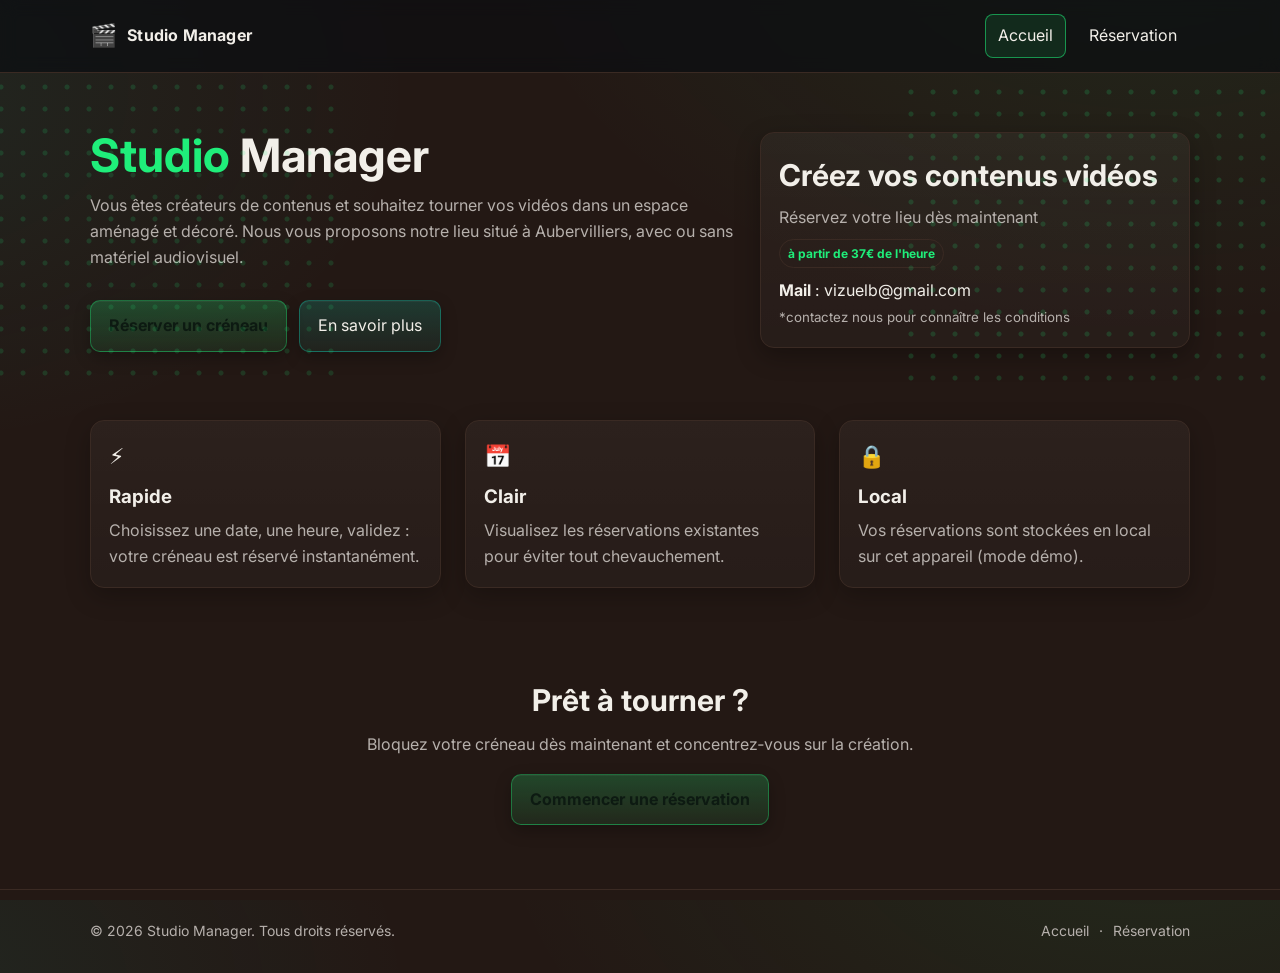
<file: index.html>
<!doctype html>
<html lang="fr">
<head>
  <meta charset="utf-8">
  <meta name="viewport" content="width=device-width, initial-scale=1">
  <title>Studio Manager — Accueil</title>
  <meta name="description" content="Réservez facilement des créneaux pour votre studio vidéo.">
  <link rel="preconnect" href="https://fonts.googleapis.com">
  <link rel="preconnect" href="https://fonts.gstatic.com" crossorigin>
  <link href="https://fonts.googleapis.com/css2?family=Inter:wght@400;600;700&display=swap" rel="stylesheet">
  <link rel="stylesheet" href="styles.css">
</head>
<body>
  <header class="site-header">
    <div class="container nav">
      <div class="brand">
        <span class="logo" aria-hidden="true">🎬</span>
        <span class="brand-name">Studio Manager</span>
      </div>
      <nav class="menu" aria-label="Navigation principale">
        <a class="menu-link active" href="index.html">Accueil</a>
        <a class="menu-link" href="reservation.html">Réservation</a>
      </nav>
    </div>
  </header>

  <main>
    <section class="hero">
      <div class="container hero-content">
        <div>
          <h1><span style="color:var(--primary)">Studio</span> Manager</h1>
          <p class="subtitle">Vous êtes créateurs de contenus et souhaitez tourner vos vidéos dans un espace aménagé et décoré. Nous vous proposons notre lieu situé à Aubervilliers, avec ou sans matériel audiovisuel.</p>
          <div class="hero-actions">
            <a class="btn btn-primary" href="reservation.html">Réserver un créneau</a>
            <a class="btn btn-secondary" href="#features">En savoir plus</a>
          </div>
        </div>
        <aside class="info-card">
          <h2>Créez vos contenus vidéos</h2>
          <p class="subtitle" style="margin:0 0 8px">Réservez votre lieu dès maintenant</p>
          <div class="badge price">à partir de 37€ de l'heure</div>
          <div class="contact">
            <div><strong>Mail</strong> : <a href="mailto:vizuelb@gmail.com" class="menu-link" style="padding:0">vizuelb@gmail.com</a></div>
          </div>
          <small>*contactez nous pour connaître les conditions</small>
        </aside>
      </div>
    </section>

    <section id="features" class="features">
      <div class="container grid-3">
        <article class="card">
          <div class="card-icon" aria-hidden="true">⚡</div>
          <h3>Rapide</h3>
          <p>Choisissez une date, une heure, validez : votre créneau est réservé instantanément.</p>
        </article>
        <article class="card">
          <div class="card-icon" aria-hidden="true">📅</div>
          <h3>Clair</h3>
          <p>Visualisez les réservations existantes pour éviter tout chevauchement.</p>
        </article>
        <article class="card">
          <div class="card-icon" aria-hidden="true">🔒</div>
          <h3>Local</h3>
          <p>Vos réservations sont stockées en local sur cet appareil (mode démo).</p>
        </article>
      </div>
    </section>

    <section class="cta">
      <div class="container cta-content">
        <h2>Prêt à tourner ?</h2>
        <p>Bloquez votre créneau dès maintenant et concentrez‑vous sur la création.</p>
        <a class="btn btn-primary" href="reservation.html">Commencer une réservation</a>
      </div>
    </section>
  </main>

  <footer class="site-footer">
    <div class="container footer-content">
      <p>© <span id="year"></span> Studio Manager. Tous droits réservés.</p>
      <nav class="footer-nav">
        <a href="index.html">Accueil</a>
        <span aria-hidden="true">·</span>
        <a href="reservation.html">Réservation</a>
      </nav>
    </div>
  </footer>

  <script>
    document.getElementById('year').textContent = new Date().getFullYear();
  </script>
</body>
</html>
</file>
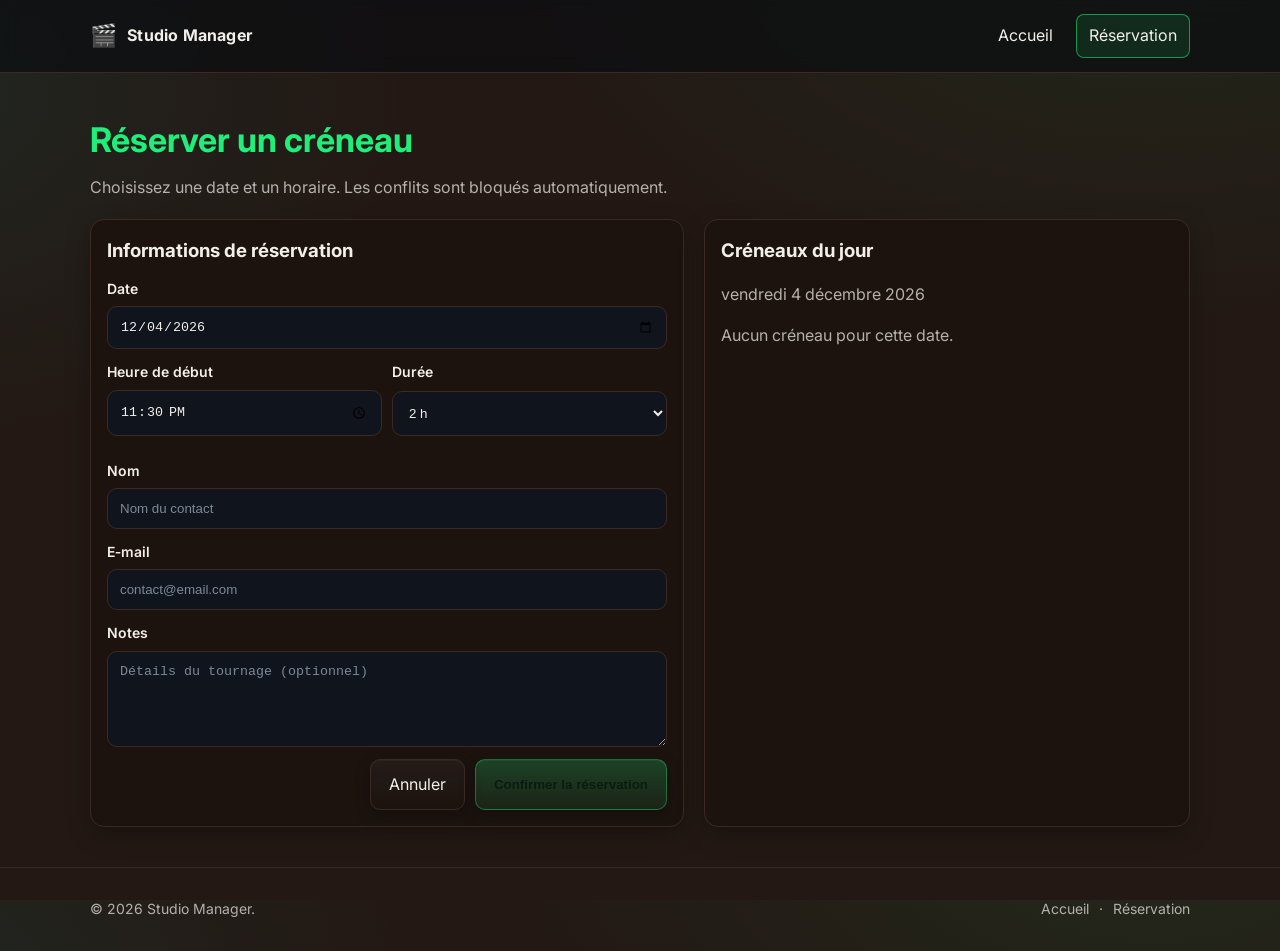
<file: reservation.html>
<!doctype html>
<html lang="fr">
<head>
  <meta charset="utf-8">
  <meta name="viewport" content="width=device-width, initial-scale=1">
  <title>Studio Manager — Réservation</title>
  <meta name="description" content="Réservez un créneau dans le studio vidéo.">
  <link rel="preconnect" href="https://fonts.googleapis.com">
  <link rel="preconnect" href="https://fonts.gstatic.com" crossorigin>
  <link href="https://fonts.googleapis.com/css2?family=Inter:wght@400;600;700&display=swap" rel="stylesheet">
  <link rel="stylesheet" href="styles.css">
</head>
<body>
  <header class="site-header">
    <div class="container nav">
      <div class="brand">
        <span class="logo" aria-hidden="true">🎬</span>
        <span class="brand-name">Studio Manager</span>
      </div>
      <nav class="menu" aria-label="Navigation principale">
        <a class="menu-link" href="index.html">Accueil</a>
        <a class="menu-link active" href="reservation.html">Réservation</a>
      </nav>
    </div>
  </header>

  <main class="container" style="padding: 22px 0 40px;">
    <h1 class="page-title">Réserver un créneau</h1>
    <p class="page-subtitle">Choisissez une date et un horaire. Les conflits sont bloqués automatiquement.</p>

    <div class="layout">
      <section class="panel">
        <h3>Informations de réservation</h3>
        <div id="formAlert" class="alert" style="display:none"></div>
        <form id="bookingForm" method="POST" autocomplete="off" action="https://formspree.io/f/mqegkkpd">
          <div class="field">
            <label for="date">Date</label>
            <input id="date" name="date" type="date" required>
          </div>
          <div class="field" style="display:grid; grid-template-columns: 1fr 1fr; gap:10px;">
            <div class="field">
              <label for="start">Heure de début</label>
              <input id="start" name="start" type="time" required>
            </div>
            <div class="field">
              <label for="duration">Durée</label>
              <select id="duration" name="duration" required>
                <option value="60">1 h</option>
                <option value="90">1 h 30</option>
                <option value="120" selected>2 h</option>
                <option value="180">3 h</option>
                <option value="240">4 h</option>
              </select>
            </div>
          </div>
          <div class="field">
            <label for="name">Nom</label>
            <input id="name" name="name" type="text" placeholder="Nom du contact" required>
          </div>
          <div class="field">
            <label for="email">E‑mail</label>
            <input id="email" name="email" type="email" placeholder="contact@email.com" required>
          </div>
          <div class="field">
            <label for="notes">Notes</label>
            <textarea id="notes" name="notes" placeholder="Détails du tournage (optionnel)"></textarea>
          </div>
          <!-- Add a hidden field for the associated email address -->
          <input type="hidden" name="to" value="arslane.mohamed.sio@gmail.com">
          <div class="form-actions">
            <a class="btn" href="index.html">Annuler</a>
            <button type="submit" class="btn btn-primary">Confirmer la réservation</button>
          </div>
        </form>
        <script>
        // Gestion d'envoi du formulaire avec vérification des conflits et envoi Formspree + stockage local
        document.getElementById('bookingForm').addEventListener('submit', async function(e) {
          e.preventDefault();

          const form = e.target;
          const alertBox = document.getElementById('formAlert');

          // Read form values
          const date = form.date.value;
          const start = form.start.value;
          const duration = +form.duration.value;
          const name = form.name.value;
          const email = form.email.value;
          const notes = form.notes.value;

          // Check for conflict
          const bookings = (function() {
            try { return JSON.parse(localStorage.getItem('studioBookings')) || []; } catch { return []; }
          })();

          function toMinutes(hhmm) {
            const [h, m] = hhmm.split(':').map(Number);
            return h * 60 + m;
          }

          const startMin = toMinutes(start);
          const endMin = startMin + duration;

          const isConflict = bookings.some(booking => {
            if (booking.date !== date) return false;
            const bStart = toMinutes(booking.start);
            const bEnd = bStart + +booking.duration;
            // Overlapping test
            return Math.max(bStart, startMin) < Math.min(bEnd, endMin);
          });

          if (isConflict) {
            alertBox.style.display = '';
            alertBox.textContent = '⛔️ Ce créneau est déjà réservé. Veuillez en choisir un autre.';
            alertBox.className = 'alert alert-error';
            return;
          } else {
            alertBox.style.display = 'none';
            alertBox.textContent = '';
          }

          // Prepare data for Formspree
          const formData = new FormData();
          formData.append('date', date);
          formData.append('start', start);
          formData.append('duration', duration);
          formData.append('name', name);
          formData.append('email', email);
          formData.append('notes', notes);

          // Send to Formspree
          try {
            const response = await fetch('https://formspree.io/f/mqegkkpd', {
              method: 'POST',
              body: formData,
              headers: { 'Accept': 'application/json' }
            });

            if (response.ok) {
              // Stocker localement la réservation
              bookings.push({ date, start, duration, name, email, notes });
              localStorage.setItem('studioBookings', JSON.stringify(bookings));

              alertBox.style.display = '';
              alertBox.textContent = '✅ Réservation bien prise en compte ! Vous recevrez une confirmation par email.';
              alertBox.className = 'alert alert-success';
              form.reset();

              // Actualiser la liste des créneaux si nécessaire :
              if (typeof window.renderSlots === 'function') window.renderSlots();
            } else {
              alertBox.style.display = '';
              alertBox.textContent = 'Erreur lors de l’envoi du formulaire. Merci de réessayer.';
              alertBox.className = 'alert alert-error';
            }
          } catch {
            alertBox.style.display = '';
            alertBox.textContent = 'Erreur réseau ou serveur. Merci de vérifier votre connexion ou réessayer plus tard.';
            alertBox.className = 'alert alert-error';
          }
        });
        </script>
      </section>

      <aside class="panel">
        <h3>Créneaux du jour</h3>
        <p class="muted" id="dayLabel"></p>
        <div id="slots" class="list"></div>
      </aside>
    </div>
  </main>

  <footer class="site-footer">
    <div class="container footer-content">
      <p>© <span id="year"></span> Studio Manager.</p>
      <nav class="footer-nav">
        <a href="index.html">Accueil</a>
        <span aria-hidden="true">·</span>
        <a href="reservation.html">Réservation</a>
      </nav>
    </div>
  </footer>

  <script>
    const yearEl = document.getElementById('year');
    if (yearEl) yearEl.textContent = new Date().getFullYear();

    const storageKey = 'studioBookings';
    const bookingForm = document.getElementById('bookingForm');
    const dateInput = document.getElementById('date');
    const startInput = document.getElementById('start');
    const durationSelect = document.getElementById('duration');
    const alertBox = document.getElementById('formAlert');
    const slotsEl = document.getElementById('slots');
    const dayLabel = document.getElementById('dayLabel');

    function readBookings() {
      try { return JSON.parse(localStorage.getItem(storageKey)) || []; } catch { return []; }
    }
    function writeBookings(all) { localStorage.setItem(storageKey, JSON.stringify(all)); }

    function toMinutes(hhmm) {
      const [h, m] = hhmm.split(':').map(Number);
      return h * 60 + m;
    }
    function fromMinutes(total) {
      const h = String(Math.floor(total / 60)).padStart(2,'0');
      const m = String(total % 60).padStart(2,'0');
      return `${h}:${m}`;
    }
    function sameDay(a, b) { return a === b; }

    function formatDateLabel(isoDate) {
      const d = new Date(isoDate + 'T12:00:00');
      return d.toLocaleDateString('fr-FR', { weekday: 'long', year: 'numeric', month: 'long', day: 'numeric' });
    }

    function showAlert(type, msg) {
      alertBox.className = `alert ${type === 'error' ? 'alert-error' : 'alert-success'}`;
      alertBox.textContent = msg;
      alertBox.style.display = 'block';
      setTimeout(() => { alertBox.style.display = 'none'; }, 3500);
    }

    function refreshList() {
      const all = readBookings();
      const day = dateInput.value;
      dayLabel.textContent = day ? formatDateLabel(day) : '';
      const list = all.filter(b => sameDay(b.date, day)).sort((a, b) => a.startMinutes - b.startMinutes);
      slotsEl.innerHTML = '';
      if (list.length === 0) {
        const el = document.createElement('div');
        el.className = 'muted';
        el.textContent = 'Aucun créneau pour cette date.';
        slotsEl.appendChild(el);
        return;
      }
      list.forEach(b => {
        const row = document.createElement('div');
        row.className = 'slot';
        const left = document.createElement('div');
        left.innerHTML = `<strong>${fromMinutes(b.startMinutes)}–${fromMinutes(b.endMinutes)}</strong>`;
        const right = document.createElement('div');
        right.className = 'who';
        right.textContent = `${b.name} • ${b.email}`;
        row.appendChild(left);
        row.appendChild(right);
        slotsEl.appendChild(row);
      });
    }

    function hasOverlap(day, startMin, endMin) {
      const all = readBookings();
      return all.some(b => sameDay(b.date, day) && Math.max(b.startMinutes, startMin) < Math.min(b.endMinutes, endMin));
    }

    function setDefaultDateTime() {
      const now = new Date();
      const iso = now.toISOString().slice(0,10);
      dateInput.value = iso;
      const rounded = new Date(now);
      rounded.setMinutes(now.getMinutes() < 30 ? 30 : 60, 0, 0);
      startInput.value = String(rounded.getHours()).padStart(2,'0') + ':' + String(rounded.getMinutes()).padStart(2,'0');
    }

    bookingForm.addEventListener('submit', (e) => {
      e.preventDefault();
      const day = dateInput.value;
      const start = startInput.value;
      const duration = Number(durationSelect.value || 0);
      const name = document.getElementById('name').value.trim();
      const email = document.getElementById('email').value.trim();
      const notes = document.getElementById('notes').value.trim();

      if (!day || !start || !duration || !name || !email) {
        showAlert('error', 'Veuillez compléter tous les champs obligatoires.');
        return;
      }

      const startMin = toMinutes(start);
      const endMin = startMin + duration;

      if (endMin <= startMin) {
        showAlert('error', "L'heure de fin doit être après l'heure de début.");
        return;
      }

      if (hasOverlap(day, startMin, endMin)) {
        showAlert('error', 'Conflit détecté avec un créneau existant. Choisissez un autre horaire.');
        return;
      }

      const booking = { id: crypto.randomUUID(), date: day, startMinutes: startMin, endMinutes: endMin, name, email, notes };
      const all = readBookings();
      all.push(booking);
      writeBookings(all);
      showAlert('success', 'Réservation confirmée !');
      refreshList();
      bookingForm.reset();
      dateInput.value = day;
    });

    dateInput.addEventListener('change', refreshList);
    window.addEventListener('DOMContentLoaded', () => {
      setDefaultDateTime();
      refreshList();
    });
  </script>
</body>
</html>
</file>
<file: styles.css>
/* Theme */
:root {
  /* Palette inspirée de votre image: brun sombre + vert néon */
  --bg: #231814;           /* fond principal brun */
  --card: #1c130f;         /* panneaux */
  --muted: #b6b0ac;        /* texte secondaire */
  --text: #f2efe9;         /* texte principal */
  --primary: #1fee7a;      /* vert néon */
  --primary-strong: #09cf67;/* vert plus foncé pour hover */
  --accent: #0fd6b9;       /* accent secondaire (turquoise discret) */
  --ring: #3a2a23;         /* bordures */
}

* { box-sizing: border-box; }
html, body { height: 100%; }
body {
  margin: 0;
  font-family: Inter, system-ui, -apple-system, Segoe UI, Roboto, Arial, sans-serif;
  background: radial-gradient(1100px 700px at 90% -10%, rgba(31,238,122,0.08), transparent 60%),
              radial-gradient(900px 600px at -10% 10%, rgba(15,214,185,0.08), transparent 60%),
              var(--bg);
  color: var(--text);
  line-height: 1.6;
}

/* Helpers */
.container { width: min(1100px, 92%); margin: 0 auto; }
.grid-3 { display: grid; grid-template-columns: repeat(3, 1fr); gap: 24px; }
@media (max-width: 900px) { .grid-3 { grid-template-columns: 1fr; } }

.btn {
  display: inline-flex;
  align-items: center;
  justify-content: center;
  gap: 8px;
  padding: 12px 18px;
  border-radius: 10px;
  border: 1px solid var(--ring);
  color: var(--text);
  text-decoration: none;
  background: linear-gradient(180deg, rgba(255,255,255,0.04), rgba(255,255,255,0.0));
  transition: transform .08s ease, background .2s ease, box-shadow .2s ease, border-color .2s ease;
  box-shadow: 0 6px 16px rgba(0,0,0,0.25), inset 0 1px 0 rgba(255,255,255,0.04);
}
.btn:hover { transform: translateY(-1px); border-color: #3b465a; }
.btn:active { transform: translateY(0); }
.btn-primary { background: linear-gradient(180deg, rgba(31,238,122,0.22), rgba(31,238,122,0.08)); border-color: rgba(31,238,122,0.35); color: #0d1a12; font-weight: 700; }
.btn-primary:hover { background: linear-gradient(180deg, rgba(31,238,122,0.3), rgba(228, 233, 230, 0.12)); border-color: rgba(31,238,122,0.55); }
.btn-secondary { background: linear-gradient(180deg, rgba(15,214,185,0.18), rgba(15,214,185,0.06)); border-color: rgba(15,214,185,0.35); }

/* Header */
.site-header { position: sticky; top: 0; backdrop-filter: saturate(120%) blur(8px); background: rgba(11,13,18,0.7); border-bottom: 1px solid var(--ring); z-index: 10; }
.nav { display: flex; align-items: center; justify-content: space-between; padding: 14px 0; }
.brand { display: inline-flex; align-items: center; gap: 10px; font-weight: 700; letter-spacing: .2px; }
.brand .logo { font-size: 22px; }
.brand-name { font-size: 16px; }
.menu { display: inline-flex; gap: 10px; }
.menu-link { color: var(--text); text-decoration: none; padding: 8px 12px; border-radius: 8px; border: 1px solid transparent; }
.menu-link:hover { border-color: var(--ring); }
.menu-link.active { border-color: rgba(31,238,122,0.55); background: rgba(31,238,122,0.1); }

/* Hero */
.hero { padding: 56px 0 40px; position: relative; overflow: hidden; }
.hero-content { display: grid; grid-template-columns: 1.2fr .8fr; gap: 24px; align-items: center; }
@media (max-width: 980px) { .hero-content { grid-template-columns: 1fr; text-align: left; } }
.hero h1 { font-size: clamp(30px, 3.8vw, 46px); line-height: 1.15; margin: 0 0 12px; }
.subtitle { color: var(--muted); max-width: 780px; margin: 0 0 20px; }
.hero-actions { display: inline-flex; gap: 12px; flex-wrap: wrap; margin-top: 10px; }

/* Décor: points verts façon affiche */
.hero::after {
  content: "";
  position: absolute;
  right: -140px; top: -80px; width: 520px; height: 520px;
  background: radial-gradient(circle at center, rgba(31,238,122,0.8) 2px, transparent 3px) 0 0/22px 22px;
  opacity: .2; filter: blur(.2px);
  pointer-events: none;
}
.hero::before {
  content: "";
  position: absolute; left: -120px; bottom: -100px; width: 460px; height: 460px;
  background: radial-gradient(circle at center, rgba(31,238,122,0.8) 2px, transparent 3px) 0 0/22px 22px;
  opacity: .18; filter: blur(.2px);
  pointer-events: none;
}

/* Carte infos (droite) */
.info-card { background: linear-gradient(180deg, rgba(255,255,255,0.04), rgba(255,255,255,0.02)); border: 1px solid var(--ring); border-radius: 14px; padding: 18px; box-shadow: 0 8px 24px rgba(0,0,0,0.3); }
.info-card h2 { margin: 0 0 6px; font-size: clamp(22px, 2.6vw, 30px); }
.info-card .price { color: var(--primary); font-weight: 700; }
.info-card .contact { display: grid; gap: 6px; margin-top: 10px; }
.info-card small { color: var(--muted); }

/* Features */
.features { padding: 28px 0 48px; }
.card {
  background: linear-gradient(180deg, rgba(255,255,255,0.04), rgba(255,255,255,0.02));
  border: 1px solid var(--ring);
  border-radius: 14px;
  padding: 18px;
  box-shadow: 0 8px 24px rgba(0,0,0,0.25);
}
.card-icon { font-size: 22px; }
.card h3 { margin: 8px 0 6px; }
.card p { color: var(--muted); margin: 0; }

/* CTA */
.cta { padding: 40px 0 64px; }
.cta-content { text-align: center; }
.cta-content h2 { margin: 0 0 8px; font-size: clamp(22px, 3vw, 30px); }
.cta-content p { color: var(--muted); margin: 0 0 16px; }

/* Footer */
.site-footer { border-top: 1px solid var(--ring); }
.footer-content { display: flex; align-items: center; justify-content: space-between; gap: 12px; padding: 16px 0; font-size: 14px; color: var(--muted); }
.footer-nav { display: inline-flex; gap: 10px; }
.footer-nav a { color: var(--muted); text-decoration: none; }
.footer-nav a:hover { color: var(--text); }

/* Reservation page */
.page-title { font-size: clamp(24px, 3.2vw, 34px); margin: 18px 0 8px; color: var(--primary); }
.page-subtitle { color: var(--muted); margin: 0 0 18px; }
.layout { display: grid; grid-template-columns: 1.1fr .9fr; gap: 20px; }
@media (max-width: 980px) { .layout { grid-template-columns: 1fr; } }

.panel { background: var(--card); border: 1px solid var(--ring); border-radius: 14px; padding: 16px; box-shadow: 0 8px 24px rgba(0,0,0,0.25); }
.panel h3 { margin: 0 0 12px; }

form .field { display: grid; gap: 6px; margin-bottom: 12px; }
label { font-weight: 600; font-size: 14px; }
input, select, textarea {
  width: 100%;
  padding: 12px 12px;
  border-radius: 10px;
  background: #0f141d;
  color: var(--text);
  border: 1px solid var(--ring);
}
input::placeholder, textarea::placeholder { color: #7e8898; }
textarea { min-height: 96px; resize: vertical; }

.form-actions { display: flex; gap: 10px; justify-content: flex-end; margin-top: 10px; }

.info { font-size: 14px; color: var(--muted); }
.alert { padding: 10px 12px; border-radius: 10px; border: 1px solid var(--ring); margin: 10px 0; }
.alert-success { background: rgba(34,197,94,0.12); border-color: rgba(34,197,94,0.45); }
.alert-error { background: rgba(239,68,68,0.12); border-color: rgba(239,68,68,0.45); }

.list { display: grid; gap: 8px; }
.badge { display: inline-flex; align-items: center; gap: 6px; font-size: 12px; padding: 4px 8px; border-radius: 999px; border: 1px solid var(--ring); color: var(--muted); }
.slot { display: flex; align-items: center; justify-content: space-between; gap: 12px; padding: 10px 12px; border: 1px solid var(--ring); border-radius: 10px; background: #0f141d; }
.slot .who { color: var(--muted); font-size: 13px; }

.muted { color: var(--muted); }
</file>
